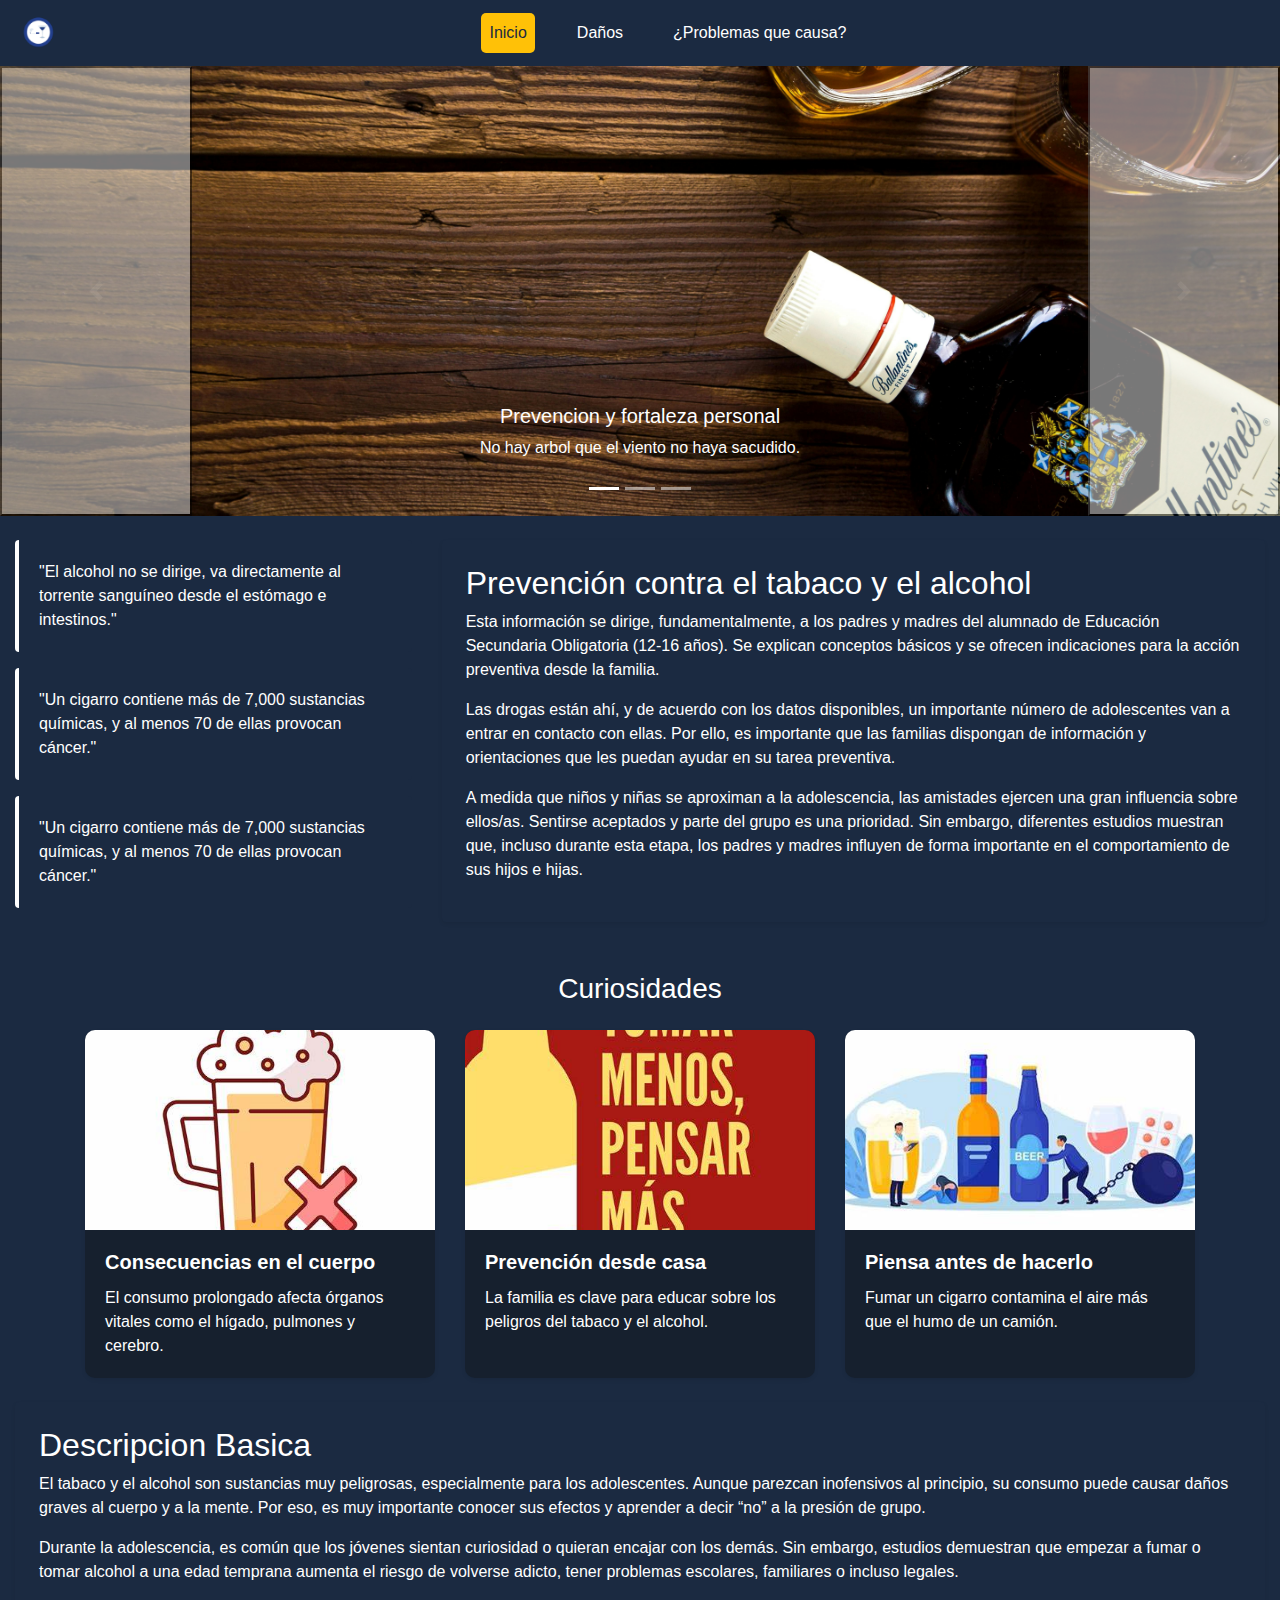
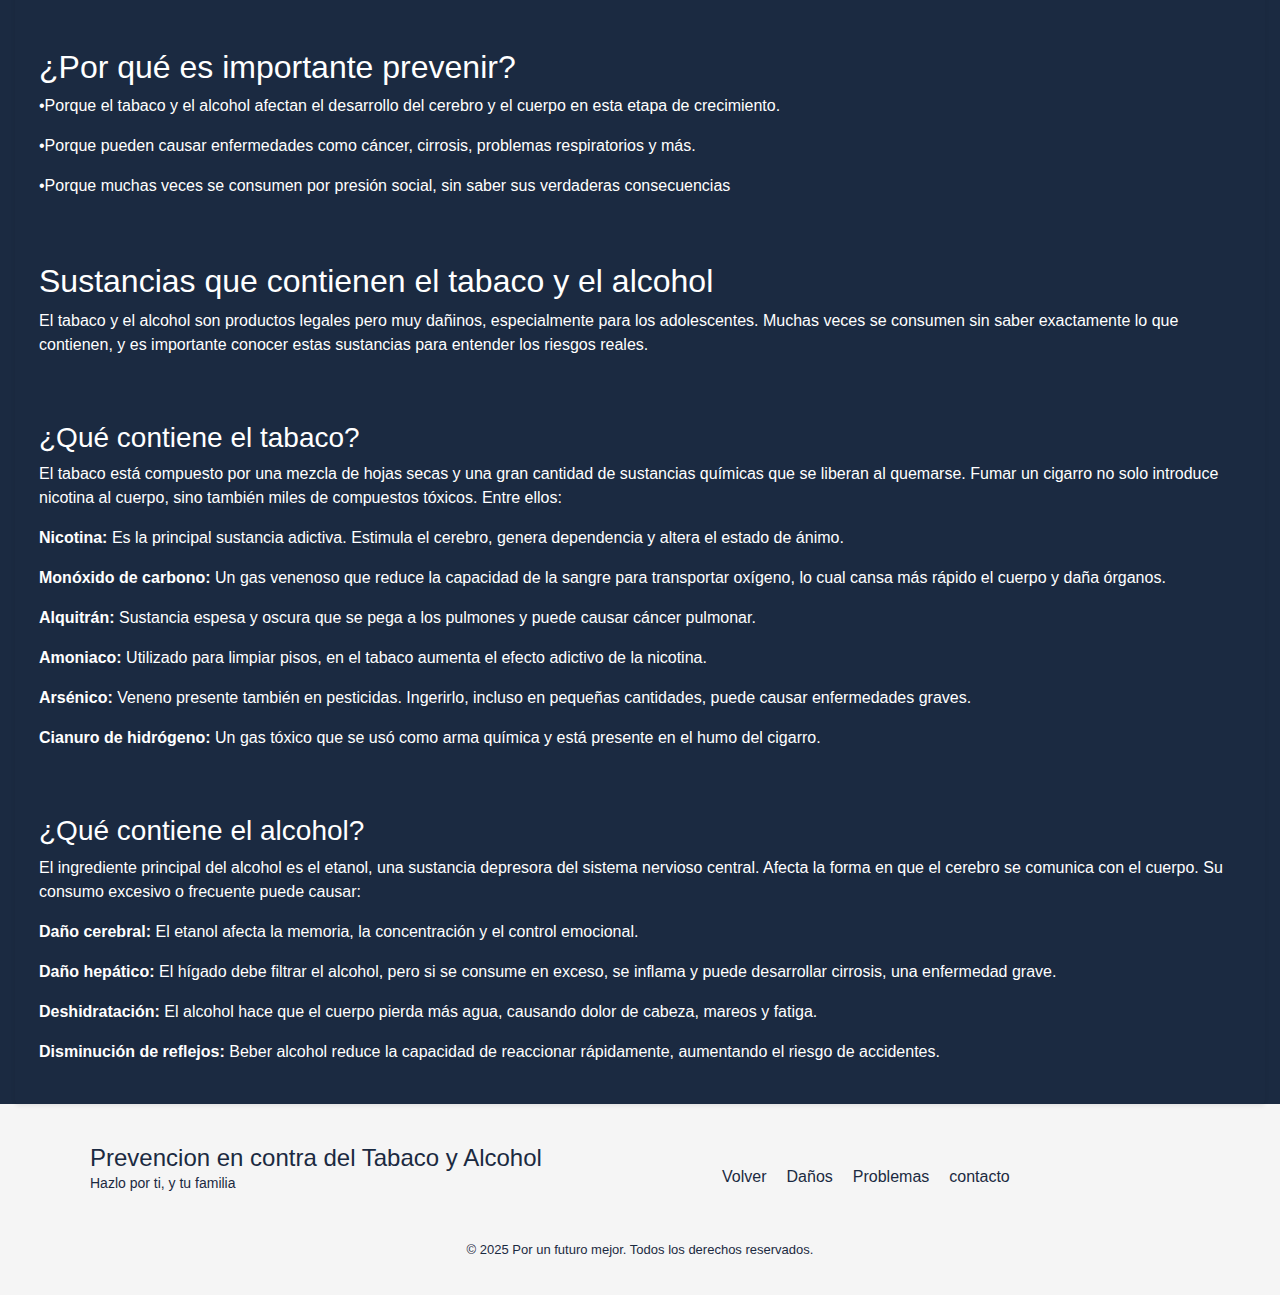
<file: Index.html>
<!DOCTYPE html>
<html lang="es">
<head>
  <meta charset="UTF-8" />
  <meta name="viewport" content="width=device-width, initial-scale=1.0" />
  <title>Tabaco y Alcohol</title>

  <link rel="shortcut icon" href="img/fsv.ico" type="image/x-icon" />
  <link rel="stylesheet" href="https://cdn.jsdelivr.net/npm/bootstrap@4.6.2/dist/css/bootstrap.min.css" />
  <link rel="stylesheet" href="estiloindex.css" />
</head>
<body>

  
  <nav class="navbar navbar-expand-lg navbar-dark custom-navbar">
    <a class="navbar-brand" href="#">
      <img src="img/fsv.ico" alt="Logo" height="40">
    </a>
    <button class="navbar-toggler" type="button" data-toggle="collapse" data-target="#navbarNav">
      <span class="navbar-toggler-icon"></span>
    </button>
    <div class="collapse navbar-collapse justify-content-center" id="navbarNav">
      <ul class="navbar-nav">
        <li class="nav-item active"><a class="nav-link" href="Index.html">Inicio</a></li>
        <li class="nav-item"><a class="nav-link" href="Daños.html">Daños</a></li>
        
        <li class="nav-item"><a class="nav-link" href="Problemas.html">¿Problemas que causa?</a></li>
     
      </ul>
    </div>
  </nav>

  
  <header>
  <div id="carouselExampleCaptions" class="carousel slide" data-ride="carousel">
  <ol class="carousel-indicators">
    <li data-target="#carouselExampleCaptions" data-slide-to="0" class="active"></li>
    <li data-target="#carouselExampleCaptions" data-slide-to="1"></li>
    <li data-target="#carouselExampleCaptions" data-slide-to="2"></li>
  </ol>
  <div class="carousel-inner">
    <div class="carousel-item active">
      <img src="img/pexels-pixabay-301692.jpg" class="d-block w-100" alt="...">
      <div class="carousel-caption d-none d-md-block">
        <h5>Prevencion y fortaleza personal</h5>
        <p>No hay arbol que el viento no haya sacudido.</p>
      </div>
    </div>
    <div class="carousel-item">
      <img src="img/img2.jpeg" class="d-block w-100" alt="...">
      <div class="carousel-caption d-none d-md-block">
        <h5>Elegir el camino saludable</h5>
        <p>Un paso en la dirección correcta puede ser el inicio de una gran transformación.</p>
      </div>
    </div>
    <div class="carousel-item">
      <img src="img/img1.jpeg" class="d-block w-100" alt="...">
      <div class="carousel-caption d-none d-md-block">
        <h5>Tu fuerza vale más que un vicio</h5>
        <p>Decidir decir no también es una forma de decir sí: sí a tu vida, sí a tu futuro.</p>
      </div>
    </div>
  </div>
  <button class="carousel-control-prev" type="button" data-target="#carouselExampleCaptions" data-slide="prev">
    <span class="carousel-control-prev-icon" aria-hidden="true"></span>
    <span class="sr-only">Previous</span>
  </button>
  <button class="carousel-control-next" type="button" data-target="#carouselExampleCaptions" data-slide="next">
    <span class="carousel-control-next-icon" aria-hidden="true"></span>
    <span class="sr-only">Next</span>
  </button>
</div>
  </header>

  
  <main class="container-fluid mt-4">
    <div class="row">
      
      <aside class="col-md-4">
        <div class="card mb-3">
          <div class="card-body">
            "El alcohol no se dirige, va directamente al torrente sanguíneo desde el estómago e intestinos."
          </div>
        </div>
        <div class="card">
          <div class="card-body">
            "Un cigarro contiene más de 7,000 sustancias químicas, y al menos 70 de ellas provocan cáncer."
          </div>
        </div>
        <div class="card">
          <div class="card-body">
            "Un cigarro contiene más de 7,000 sustancias químicas, y al menos 70 de ellas provocan cáncer."
          </div>
        </div>
      </aside>

      
      <section class="col-md-8">
        <div class="content-box p-4 bg-white rounded shadow-sm">
          <h2>Prevención contra el tabaco y el alcohol</h2>
          <p>
            Esta información se dirige, fundamentalmente, a los padres y madres del alumnado de Educación Secundaria Obligatoria (12-16 años). Se explican conceptos básicos y se ofrecen indicaciones para la acción preventiva desde la familia.
          </p>
          <p>
            Las drogas están ahí, y de acuerdo con los datos disponibles, un importante número de adolescentes van a entrar en contacto con ellas. Por ello, es importante que las familias dispongan de información y orientaciones que les puedan ayudar en su tarea preventiva.
          </p>
          <p>
            A medida que niños y niñas se aproximan a la adolescencia, las amistades ejercen una gran influencia sobre ellos/as. Sentirse aceptados y parte del grupo es una prioridad. Sin embargo, diferentes estudios muestran que, incluso durante esta etapa, los padres y madres influyen de forma importante en el comportamiento de sus hijos e hijas.
          </p>
        </div>
      </section>
    </div>

    
    <section class="container mt-5">
      <h3 class="mb-4 text-center">Curiosidades</h3>
      <div class="row">
        <div class="col-md-4 mb-4">
          <div class="card h-100 shadow-sm">

            <img src="img/alcohol5.jpg" class="card-img-top" alt="Tema 1">
            <div class="card-body">
              <h5 class="card-title">Consecuencias en el cuerpo</h5>
              <p class="card-text">El consumo prolongado afecta órganos vitales como el hígado, pulmones y cerebro.</p>
            </div>
          </div>
        </div>
        <div class="col-md-4 mb-4">
          <div class="card h-100 shadow-sm">

            <img src="img/alcohol3.jpg" class="card-img-top" alt="Tema 2">
            <div class="card-body">
              <h5 class="card-title">Prevención desde casa</h5>
              <p class="card-text">La familia es clave para educar sobre los peligros del tabaco y el alcohol.</p>
            </div>
          </div>
        </div>
        <div class="col-md-4 mb-4">
          <div class="card h-100 shadow-sm">
            
            <img src="img/alcohol6.jpg" class="card-img-top" alt="Tema 3">
            <div class="card-body">
              <h5 class="card-title">Piensa antes de hacerlo</h5>
              <p class="card-text">Fumar un cigarro contamina el aire más que el humo de un camión.</p>
            </div>
          </div>
        </div>
      </div>
    </section>
  </main>

   <section class="col-md-12">
        <div class="content-box p-4 bg-white rounded shadow-sm">
          <h2>Descripcion Basica</h2>
          <p>
            El tabaco y el alcohol son sustancias muy peligrosas, especialmente para los adolescentes. Aunque parezcan inofensivos al principio, su consumo puede causar daños graves al cuerpo y a la mente. Por eso, es muy importante conocer sus efectos y aprender a decir “no” a la presión de grupo.
          </p>
          <p>
            Durante la adolescencia, es común que los jóvenes sientan curiosidad o quieran encajar con los demás. Sin embargo, estudios demuestran que empezar a fumar o tomar alcohol a una edad temprana aumenta el riesgo de volverse adicto, tener problemas escolares, familiares o incluso legales.
          </p>
<br></br>
          <h2>¿Por qué es importante prevenir?</h2>
          <p>
           •Porque el tabaco y el alcohol afectan el desarrollo del cerebro y el cuerpo en esta etapa de crecimiento.
          </p>
          <p>
            •Porque pueden causar enfermedades como cáncer, cirrosis, problemas respiratorios y más.
          </p>
          <p>
           •Porque muchas veces se consumen por presión social, sin saber sus verdaderas consecuencias
          </p>
          <br></br>
          <h2>Sustancias que contienen el tabaco y el alcohol</h2>
          <p>
           El tabaco y el alcohol son productos legales pero muy dañinos, especialmente para los adolescentes. Muchas veces se consumen sin saber exactamente lo que contienen, y es importante conocer estas sustancias para entender los riesgos reales.
          </p>

          <br></br>

          <h3>¿Qué contiene el tabaco?</h3>
          <p>El tabaco está compuesto por una mezcla de hojas secas y una gran cantidad de sustancias químicas que se liberan al quemarse. Fumar un cigarro no solo introduce nicotina al cuerpo, sino también miles de compuestos tóxicos. Entre ellos:</p>
          <p><b>Nicotina:</b> Es la principal sustancia adictiva. Estimula el cerebro, genera dependencia y altera el estado de ánimo.</p>
          <p><b>Monóxido de carbono:</b> Un gas venenoso que reduce la capacidad de la sangre para transportar oxígeno, lo cual cansa más rápido el cuerpo y daña órganos.</p>
          <p><b>Alquitrán:</b> Sustancia espesa y oscura que se pega a los pulmones y puede causar cáncer pulmonar.</p>
          <p><b>Amoniaco:</b> Utilizado para limpiar pisos, en el tabaco aumenta el efecto adictivo de la nicotina.</p>
          <p><b>Arsénico:</b> Veneno presente también en pesticidas. Ingerirlo, incluso en pequeñas cantidades, puede causar enfermedades graves.</p>
          <p><b>Cianuro de hidrógeno:</b> Un gas tóxico que se usó como arma química y está presente en el humo del cigarro.</p>

<br></br>

           <h3>¿Qué contiene el alcohol?</h3>
          <p>El ingrediente principal del alcohol es el etanol, una sustancia depresora del sistema nervioso central. Afecta la forma en que el cerebro se comunica con el cuerpo. Su consumo excesivo o frecuente puede causar:</p>
          <p><b>Daño cerebral:</b> El etanol afecta la memoria, la concentración y el control emocional.</p>
          <p><b>Daño hepático:</b> El hígado debe filtrar el alcohol, pero si se consume en exceso, se inflama y puede desarrollar cirrosis, una enfermedad grave.</p>
          <p><b>Deshidratación:</b> El alcohol hace que el cuerpo pierda más agua, causando dolor de cabeza, mareos y fatiga.</p>
          <p><b>Disminución de reflejos:</b> Beber alcohol reduce la capacidad de reaccionar rápidamente, aumentando el riesgo de accidentes.</p>
          
        </div>
      </section>
    </div>

  
  <footer class="footer">
  <div class="footer-container">
    <div class="footer-logo">
      <h2>Prevencion en contra del Tabaco y Alcohol</h2>
      <p>Hazlo por ti, y tu familia</p>
    </div>

    <div class="footer-links">
      <a href="Index.html">Volver</a>
      <a href="Daños.html">Daños</a>
      <a href="Problemas.html">Problemas</a>
      <a href="https://chat.whatsapp.com/HKcE5eZe5bZ705cw7uxSDb">contacto</a>
    </div>

    <div class="footer-social">
      <a href="#"><i class="fab fa-facebook-f"></i></a>
      <a href="#"><i class="fab fa-instagram"></i></a>
      <a href="#"><i class="fab fa-tiktok"></i></a>
    </div>
  </div>
  <div class="footer-bottom">
    <p>&copy; 2025 Por un futuro mejor. Todos los derechos reservados.</p>
  </div>
</footer>

   <script src="https://code.jquery.com/jquery-3.5.1.slim.min.js"></script>
  <script src="https://cdn.jsdelivr.net/npm/bootstrap@4.6.2/dist/js/bootstrap.bundle.min.js"></script>
  
 </body>
</html>
</file>
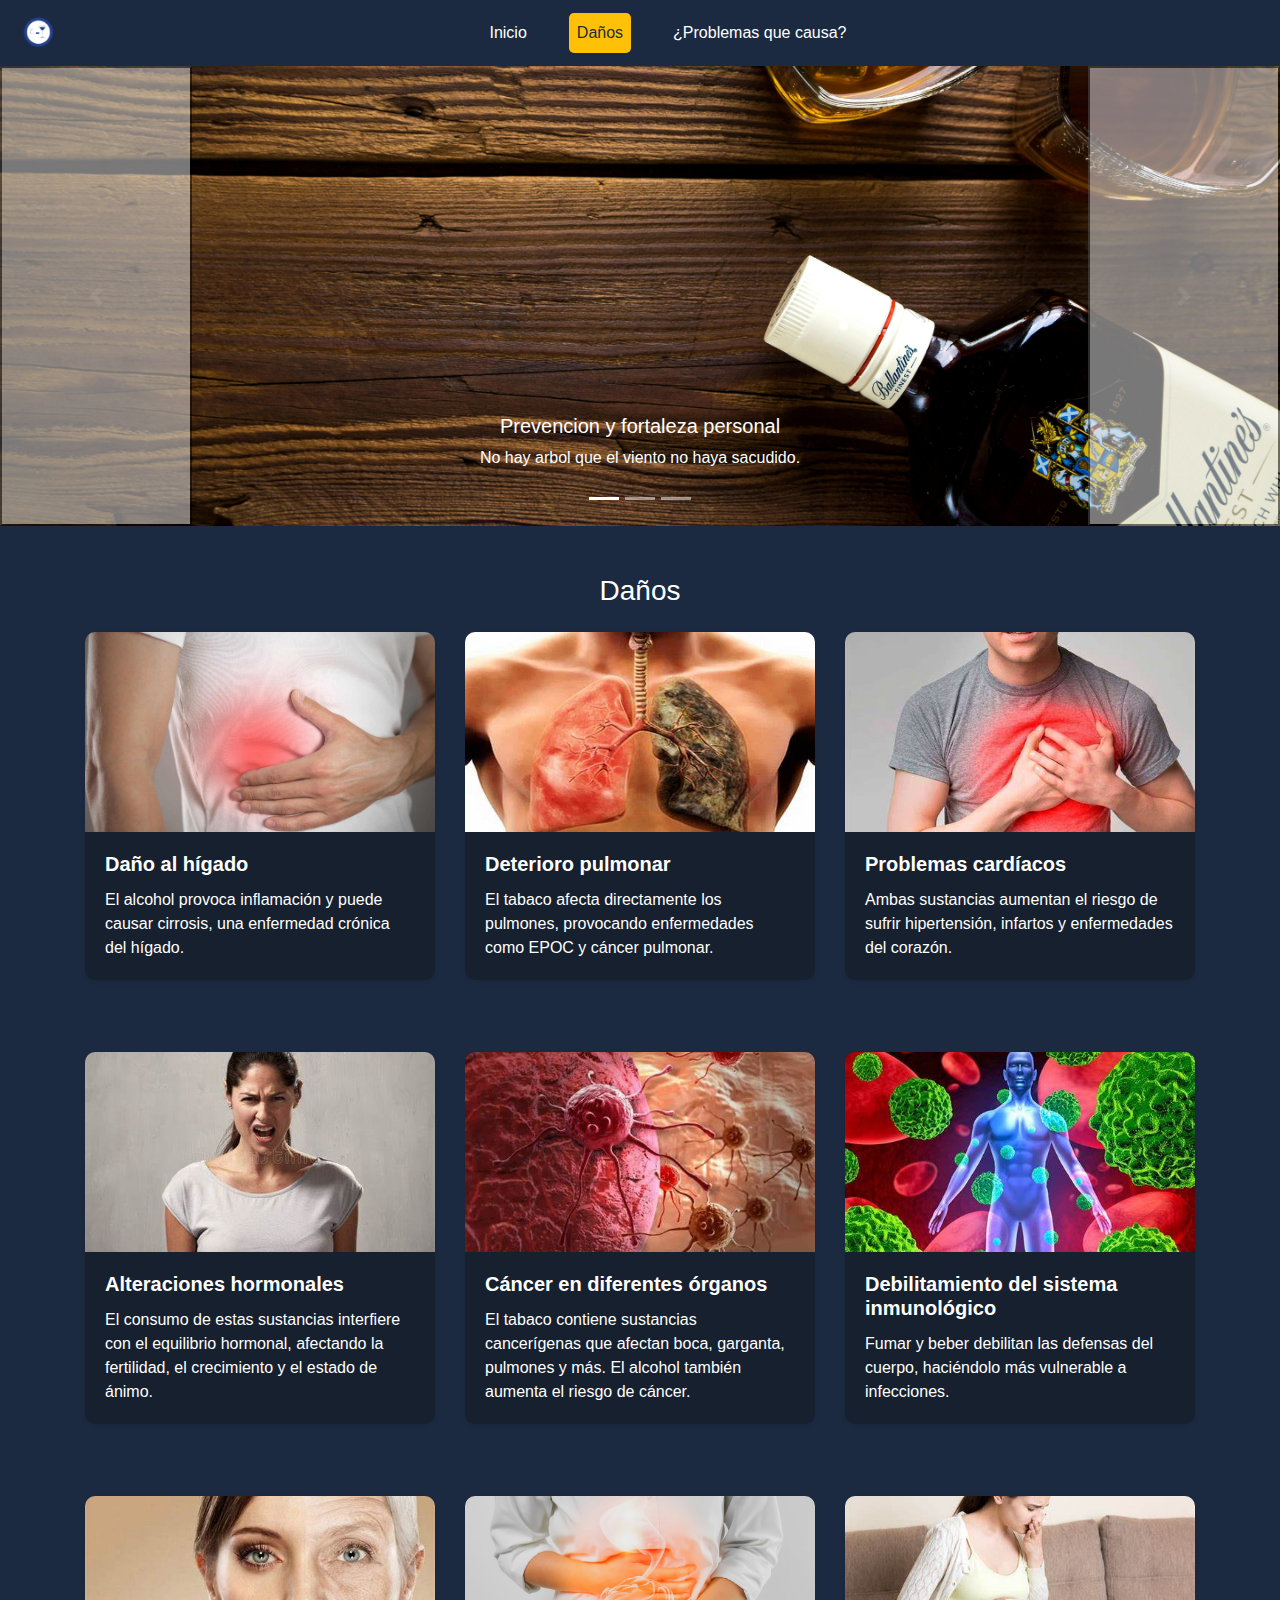
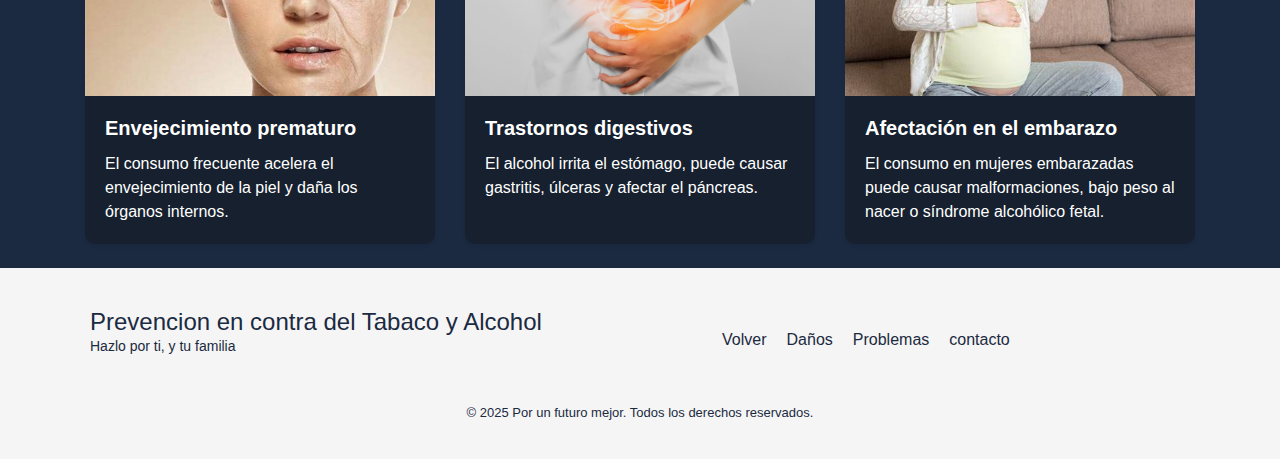
<file: Daños.html>
<!DOCTYPE html>
<html lang="es">
<head>
  <meta charset="UTF-8" />
  <meta name="viewport" content="width=device-width, initial-scale=1.0" />
  <title>Tabaco y Alcohol</title>

  <link rel="shortcut icon" href="img/fsv.ico" type="image/x-icon" />
  <link rel="stylesheet" href="https://cdn.jsdelivr.net/npm/bootstrap@4.6.2/dist/css/bootstrap.min.css" />
  <link rel="stylesheet" href="estilodanos.css" />
</head>
<body>

  
  <nav class="navbar navbar-expand-lg navbar-dark custom-navbar">
    <a class="navbar-brand" href="#">
      <img src="img/fsv.ico" alt="Logo" height="40">
    </a>
    <button class="navbar-toggler" type="button" data-toggle="collapse" data-target="#navbarNav">
      <span class="navbar-toggler-icon"></span>
    </button>
    <div class="collapse navbar-collapse justify-content-center" id="navbarNav">
      <ul class="navbar-nav">
        <li class="nav-item"><a class="nav-link" href="Index.html">Inicio</a></li>
         
        <li class="nav-item active"><a class="nav-link" href="Daños.html">Daños</a></li>
        
        <li class="nav-item"><a class="nav-link" href="Problemas.html">¿Problemas que causa?</a></li>
       
      </ul>
    </div>
  </nav>

  
 <header>
  <div id="carouselExampleCaptions" class="carousel slide" data-ride="carousel">
  <ol class="carousel-indicators">
    <li data-target="#carouselExampleCaptions" data-slide-to="0" class="active"></li>
    <li data-target="#carouselExampleCaptions" data-slide-to="1"></li>
    <li data-target="#carouselExampleCaptions" data-slide-to="2"></li>
  </ol>
  <div class="carousel-inner">
    <div class="carousel-item active">
      <img src="img/pexels-pixabay-301692.jpg" class="d-block w-100" alt="...">
      <div class="carousel-caption d-none d-md-block">
        <h5>Prevencion y fortaleza personal</h5>
        <p>No hay arbol que el viento no haya sacudido.</p>
      </div>
    </div>
    <div class="carousel-item">
      <img src="img/img2.jpeg" class="d-block w-100" alt="...">
      <div class="carousel-caption d-none d-md-block">
        <h5>Elegir el camino saludable</h5>
        <p>Un paso en la dirección correcta puede ser el inicio de una gran transformación.</p>
      </div>
    </div>
    <div class="carousel-item">
      <img src="img/img1.jpeg" class="d-block w-100" alt="...">
      <div class="carousel-caption d-none d-md-block">
        <h5>Tu fuerza vale más que un vicio</h5>
        <p>Decidir decir no también es una forma de decir sí: sí a tu vida, sí a tu futuro.</p>
      </div>
    </div>
  </div>
  <button class="carousel-control-prev" type="button" data-target="#carouselExampleCaptions" data-slide="prev">
    <span class="carousel-control-prev-icon" aria-hidden="true"></span>
    <span class="sr-only">Previous</span>
  </button>
  <button class="carousel-control-next" type="button" data-target="#carouselExampleCaptions" data-slide="next">
    <span class="carousel-control-next-icon" aria-hidden="true"></span>
    <span class="sr-only">Next</span>
  </button>
</div>
  </header>


  <section class="container mt-5">
      <h3 class="mb-4 text-center">Daños</h3>
      <div class="row">
        <div class="col-md-4 mb-4">
          <div class="card h-100 shadow-sm">

            <img src="img2/img1.jpg" class="card-img-top" alt="Tema 1">
            <div class="card-body">
              <h5 class="card-title">Daño al hígado</h5>
              <p class="card-text">El alcohol provoca inflamación y puede causar cirrosis, una enfermedad crónica del hígado.</p>
            </div>
          </div>
        </div>
        <div class="col-md-4 mb-4">
          <div class="card h-100 shadow-sm">

            <img src="img2/img2.jpg" class="card-img-top" alt="Tema 2">
            <div class="card-body">
              <h5 class="card-title">Deterioro pulmonar</h5>
              <p class="card-text">El tabaco afecta directamente los pulmones, provocando enfermedades como EPOC y cáncer pulmonar.</p>
            </div>
          </div>
        </div>
        <div class="col-md-4 mb-4">
          <div class="card h-100 shadow-sm">
            
            <img src="img2/img3.jpg" class="card-img-top" alt="Tema 3">
            <div class="card-body">
              <h5 class="card-title">Problemas cardíacos</h5>
              <p class="card-text">Ambas sustancias aumentan el riesgo de sufrir hipertensión, infartos y enfermedades del corazón.</p>
            </div>
          </div>
        </div>
      </div>
    </section>


<section class="container mt-5">
     
      <div class="row">
        <div class="col-md-4 mb-4">
          <div class="card h-100 shadow-sm">

            <img src="img2/img4.jpg" class="card-img-top" alt="Tema 1">
            <div class="card-body">
              <h5 class="card-title">Alteraciones hormonales</h5>
              <p class="card-text">El consumo de estas sustancias interfiere con el equilibrio hormonal, afectando la fertilidad, el crecimiento y el estado de ánimo.</p>
            </div>
          </div>
        </div>
        <div class="col-md-4 mb-4">
          <div class="card h-100 shadow-sm">

            <img src="img2/img5.jpg" class="card-img-top" alt="Tema 2">
            <div class="card-body">
              <h5 class="card-title">Cáncer en diferentes órganos</h5>
              <p class="card-text">El tabaco contiene sustancias cancerígenas que afectan boca, garganta, pulmones y más. El alcohol también aumenta el riesgo de cáncer.</p>
            </div>
          </div>
        </div>
        <div class="col-md-4 mb-4">
          <div class="card h-100 shadow-sm">
            
            <img src="img2/img6.jpg" class="card-img-top" alt="Tema 3">
            <div class="card-body">
              <h5 class="card-title">Debilitamiento del sistema inmunológico</h5>
              <p class="card-text">Fumar y beber debilitan las defensas del cuerpo, haciéndolo más vulnerable a infecciones.</p>
            </div>
          </div>
        </div>
      </div>
    </section>

    <section class="container mt-5">
     
      <div class="row">
        <div class="col-md-4 mb-4">
          <div class="card h-100 shadow-sm">

            <img src="img2/img7.jpg" class="card-img-top" alt="Tema 1">
            <div class="card-body">
              <h5 class="card-title">Envejecimiento prematuro</h5>
              <p class="card-text">El consumo frecuente acelera el envejecimiento de la piel y daña los órganos internos.
</p>
            </div>
          </div>
        </div>
        <div class="col-md-4 mb-4">
          <div class="card h-100 shadow-sm">

            <img src="img2/img8.jpg" class="card-img-top" alt="Tema 2">
            <div class="card-body">
              <h5 class="card-title">Trastornos digestivos</h5>
              <p class="card-text">El alcohol irrita el estómago, puede causar gastritis, úlceras y afectar el páncreas.</p>
            </div>
          </div>
        </div>
        <div class="col-md-4 mb-4">
          <div class="card h-100 shadow-sm">
            
            <img src="img2/img9.jpg" class="card-img-top" alt="Tema 3">
            <div class="card-body">
              <h5 class="card-title">Afectación en el embarazo</h5>
              <p class="card-text">El consumo en mujeres embarazadas puede causar malformaciones, bajo peso al nacer o síndrome alcohólico fetal.</p>
            </div>
          </div>
        </div>
      </div>
    </section>



<footer class="footer">
  <div class="footer-container">
    <div class="footer-logo">
      <h2>Prevencion en contra del Tabaco y Alcohol</h2>
      <p>Hazlo por ti, y tu familia</p>
    </div>

    <div class="footer-links">
      <a href="Index.html">Volver</a>
      <a href="Daños.html">Daños</a>
      <a href="Problemas.html">Problemas</a>
      <a href="https://chat.whatsapp.com/HKcE5eZe5bZ705cw7uxSDb">contacto</a>
    </div>

    <div class="footer-social">
      <a href="#"><i class="fab fa-facebook-f"></i></a>
      <a href="#"><i class="fab fa-instagram"></i></a>
      <a href="#"><i class="fab fa-tiktok"></i></a>
    </div>
  </div>
  <div class="footer-bottom">
    <p>&copy; 2025 Por un futuro mejor. Todos los derechos reservados.</p>
  </div>
</footer>

    <script src="https://code.jquery.com/jquery-3.5.1.slim.min.js"></script>
  <script src="https://cdn.jsdelivr.net/npm/bootstrap@4.6.2/dist/js/bootstrap.bundle.min.js"></script>

 </body>
</html>
</file>
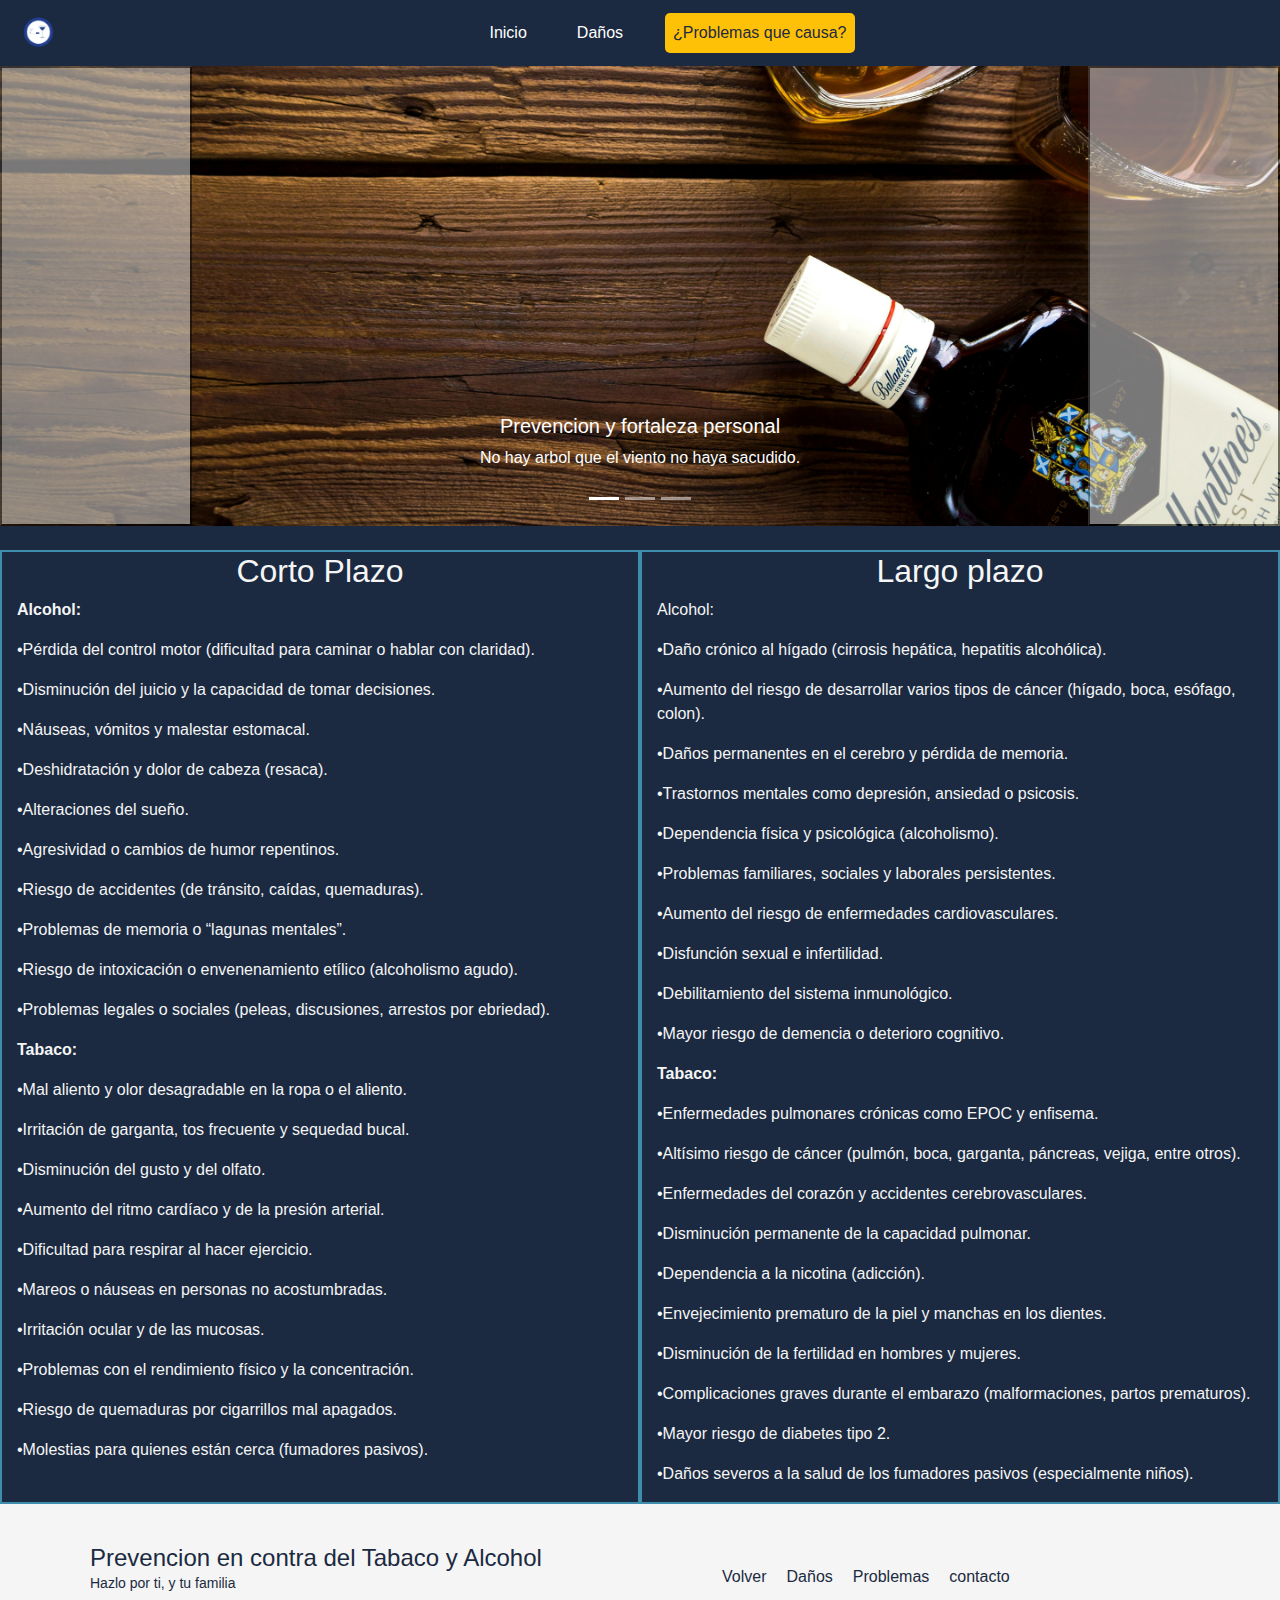
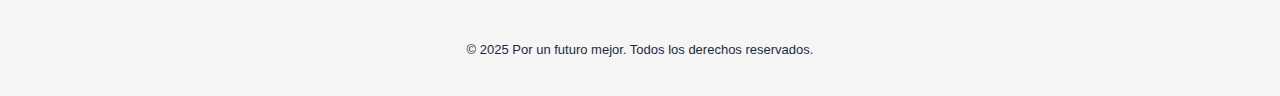
<file: Problemas.html>
<!DOCTYPE html>
<html lang="es">
<head>
  <meta charset="UTF-8" />
  <meta name="viewport" content="width=device-width, initial-scale=1.0" />
  <title>Tabaco y Alcohol</title>

  <link rel="shortcut icon" href="img/fsv.ico" type="image/x-icon" />
  <link rel="stylesheet" href="https://cdn.jsdelivr.net/npm/bootstrap@4.6.2/dist/css/bootstrap.min.css" />
  <link rel="stylesheet" href="estiloadiccion.css" />
</head>
<body>

  
  <nav class="navbar navbar-expand-lg navbar-dark custom-navbar">
    <a class="navbar-brand" href="#">
      <img src="img/fsv.ico" alt="Logo" height="40">
    </a>
    <button class="navbar-toggler" type="button" data-toggle="collapse" data-target="#navbarNav">
      <span class="navbar-toggler-icon"></span>
    </button>
    <div class="collapse navbar-collapse justify-content-center" id="navbarNav">
      <ul class="navbar-nav">
        <li class="nav-item"><a class="nav-link" href="Index.html">Inicio</a></li>
        
        <li class="nav-item"><a class="nav-link" href="Daños.html">Daños</a></li>
        
        <li class="nav-item active"><a class="nav-link" href="Problemas.html">¿Problemas que causa?</a></li>
        
      </ul>
    </div>
  </nav>

  
 <header>
  <div id="carouselExampleCaptions" class="carousel slide" data-ride="carousel">
  <ol class="carousel-indicators">
    <li data-target="#carouselExampleCaptions" data-slide-to="0" class="active"></li>
    <li data-target="#carouselExampleCaptions" data-slide-to="1"></li>
    <li data-target="#carouselExampleCaptions" data-slide-to="2"></li>
  </ol>
  <div class="carousel-inner">
    <div class="carousel-item active">
      <img src="img/pexels-pixabay-301692.jpg" class="d-block w-100" alt="...">
      <div class="carousel-caption d-none d-md-block">
        <h5>Prevencion y fortaleza personal</h5>
        <p>No hay arbol que el viento no haya sacudido.</p>
      </div>
    </div>
    <div class="carousel-item">
      <img src="img/img2.jpeg" class="d-block w-100" alt="...">
      <div class="carousel-caption d-none d-md-block">
        <h5>Elegir el camino saludable</h5>
        <p>Un paso en la dirección correcta puede ser el inicio de una gran transformación.</p>
      </div>
    </div>
    <div class="carousel-item">
      <img src="img/img1.jpeg" class="d-block w-100" alt="...">
      <div class="carousel-caption d-none d-md-block">
        <h5>Tu fuerza vale más que un vicio</h5>
        <p>Decidir decir no también es una forma de decir sí: sí a tu vida, sí a tu futuro.</p>
      </div>
    </div>
  </div>
  <button class="carousel-control-prev" type="button" data-target="#carouselExampleCaptions" data-slide="prev">
    <span class="carousel-control-prev-icon" aria-hidden="true"></span>
    <span class="sr-only">Previous</span>
  </button>
  <button class="carousel-control-next" type="button" data-target="#carouselExampleCaptions" data-slide="next">
    <span class="carousel-control-next-icon" aria-hidden="true"></span>
    <span class="sr-only">Next</span>
  </button>
</div>
  </header>




<main class="container-fluid mt-4">
    <div class="row">
  
  
  <div class="bloque1 col-6">
    <center><h2>Corto Plazo</h2></center>
    <strong><p>Alcohol:</p></strong>

<p>•Pérdida del control motor (dificultad para caminar o hablar con claridad).</p>

<p>•Disminución del juicio y la capacidad de tomar decisiones.</p>

<p>•Náuseas, vómitos y malestar estomacal.</p>

<p>•Deshidratación y dolor de cabeza (resaca).</p>

<p>•Alteraciones del sueño.</p>

<p>•Agresividad o cambios de humor repentinos.</p>

<p>•Riesgo de accidentes (de tránsito, caídas, quemaduras).</p>

<p>•Problemas de memoria o “lagunas mentales”.</p>

<p>•Riesgo de intoxicación o envenenamiento etílico (alcoholismo agudo).</p>

<p>•Problemas legales o sociales (peleas, discusiones, arrestos por ebriedad).</p>


<strong><p>Tabaco:</p></strong>

<p>•Mal aliento y olor desagradable en la ropa o el aliento.</p>

<p>•Irritación de garganta, tos frecuente y sequedad bucal.</p>

<p>•Disminución del gusto y del olfato.</p>

<p>•Aumento del ritmo cardíaco y de la presión arterial.</p>

<p>•Dificultad para respirar al hacer ejercicio.</p>

<p>•Mareos o náuseas en personas no acostumbradas.</p>

<p>•Irritación ocular y de las mucosas.</p>

<p>•Problemas con el rendimiento físico y la concentración.</p>

<p>•Riesgo de quemaduras por cigarrillos mal apagados.</p>

<p>•Molestias para quienes están cerca (fumadores pasivos).</p>
    
</div>

  

  <div class="bloque2 col-6">
    <center><h2>Largo plazo</h2></center>
   <strong></strong><p>Alcohol:</p></strong>

<p>•Daño crónico al hígado (cirrosis hepática, hepatitis alcohólica).</p>

<p>•Aumento del riesgo de desarrollar varios tipos de cáncer (hígado, boca, esófago, colon).</p>

<p>•Daños permanentes en el cerebro y pérdida de memoria.</p>

<p>•Trastornos mentales como depresión, ansiedad o psicosis.</p>

<p>•Dependencia física y psicológica (alcoholismo).</p>

<p>•Problemas familiares, sociales y laborales persistentes.</p>

<p>•Aumento del riesgo de enfermedades cardiovasculares.</p>

<p>•Disfunción sexual e infertilidad.</p>

<p>•Debilitamiento del sistema inmunológico.</p>

<p>•Mayor riesgo de demencia o deterioro cognitivo.</p>


<strong><p>Tabaco:</p></strong>

<p>•Enfermedades pulmonares crónicas como EPOC y enfisema.</p>

<p>•Altísimo riesgo de cáncer (pulmón, boca, garganta, páncreas, vejiga, entre otros).</p>

<p>•Enfermedades del corazón y accidentes cerebrovasculares.</p>

<p>•Disminución permanente de la capacidad pulmonar.</p>

<p>•Dependencia a la nicotina (adicción).</p>

<p>•Envejecimiento prematuro de la piel y manchas en los dientes.</p>

<p>•Disminución de la fertilidad en hombres y mujeres.</p>

<p>•Complicaciones graves durante el embarazo (malformaciones, partos prematuros).</p>

<p>•Mayor riesgo de diabetes tipo 2.</p>

<p>•Daños severos a la salud de los fumadores pasivos (especialmente niños).</p>
    
  </div>
  </div>
  </main>




<footer class="footer">
  <div class="footer-container">
    <div class="footer-logo">
      <h2>Prevencion en contra del Tabaco y Alcohol</h2>
      <p>Hazlo por ti, y tu familia</p>
    </div>

    <div class="footer-links">
      <a href="Index.html">Volver</a>
      <a href="Daños.html">Daños</a>
      <a href="Problemas.html">Problemas</a>
      <a href="https://chat.whatsapp.com/HKcE5eZe5bZ705cw7uxSDb">contacto</a>
    </div>
    
    <div class="footer-social">
      <a href="#"><i class="fab fa-facebook-f"></i></a>
      <a href="#"><i class="fab fa-instagram"></i></a>
      <a href="#"><i class="fab fa-tiktok"></i></a>
    </div>
  </div>
  <div class="footer-bottom">
    <p>&copy; 2025 Por un futuro mejor. Todos los derechos reservados.</p>
  </div>
</footer>

    <script src="https://code.jquery.com/jquery-3.5.1.slim.min.js"></script>
  <script src="https://cdn.jsdelivr.net/npm/bootstrap@4.6.2/dist/js/bootstrap.bundle.min.js"></script>
  
 </body>
</html>
</file>
<file: estiloindex.css>
body {
  font-family: 'Segoe UI', Tahoma, Geneva, Verdana, sans-serif;
  color: #1b2a41;
  margin: 0;
  padding: 0;
  background-color: #1b2a41;
}


.custom-navbar .nav-link {
  color: #ffffff !important;
  padding: 8px 15px;
  margin: 0 17px;
  border-radius: 5px;
  transition: background-color 0.3s ease, color 0.3s ease;
  font-family: 'Franklin Gothic Medium', 'Arial Narrow', Arial, sans-serif;
}

.custom-navbar .nav-link:hover {
  background-color: #ffc107;
  color: #000000 !important;
}

.custom-navbar .nav-item.active .nav-link {
  background-color: #ffc107;
  color: #1b2a41 !important;
}


.carousel-item img {
  max-height: 450px;
  object-fit: cover;
}


aside .card {
    color: #ffffff;
  background-color: #1b2a41;
  border: none;
  border-left: 4px solid #ffffff;
  margin-bottom: 1rem;

}


.content-box {
    background: #1b2a41 !important;
  background-color: #000000; 
  border-radius: 10px;
  box-shadow: 0 3px 8px rgba(255, 255, 255, 0.1);
  color: #ffffff; 
}



.card.h-100 {
  border: none;
  border-radius: 10px;
  overflow: hidden;
  transition: transform 0.2s ease, box-shadow 0.3s ease;
  background-color: #16202e;
  color: #ffffff;
}

.card.h-100:hover {
  transform: translateY(-5px);
  box-shadow: 0 6px 15px rgba(0, 0, 0, 0.15);
}

.card-img-top {
  height: 200px;
  object-fit: cover;
}

.card-title {
  color: #ffffff; 
  font-weight: bold;
}


h2, h3 {
  color: #ffffff; 
}


.footer {
  background-color: #f5f5f5;
  color: #333;
  padding: 40px 20px 20px;
  font-family: 'Segoe UI', sans-serif;
}

.footer-container {
  display: flex;
  flex-wrap: wrap;
  justify-content: space-between;
  align-items: center;
  max-width: 1100px;
  margin: auto;
}

.footer-logo h2 {
  margin: 0;
  font-size: 24px;
  color: #1b2a41;
}

.footer-logo p {
  font-size: 14px;
  color: #1b2a41;
}

.footer-links {
  display: flex;
  gap: 20px;
  flex-wrap: wrap;
}

.footer-links a {
  color: #1b2a41;
  text-decoration: none;
  font-weight: 500;
  transition: color 0.3s;
}

.footer-links a:hover {
  color: #44e3ff;
}




.footer-bottom {
  text-align: center;
  margin-top: 30px;
  font-size: 13px;
  color: #1b2a41;
}
</file>
<file: estilodanos.css>
body {
  font-family: 'Segoe UI', Tahoma, Geneva, Verdana, sans-serif;
  color: #1b2a41;
  margin: 0;
  padding: 0;
  background-color: #1b2a41;
}


.custom-navbar .nav-link {
  color: #ffffff !important;
  padding: 8px 15px;
  margin: 0 17px;
  border-radius: 5px;
  transition: background-color 0.3s ease, color 0.3s ease;
  font-family: 'Franklin Gothic Medium', 'Arial Narrow', Arial, sans-serif;
}

.custom-navbar .nav-link:hover {
  background-color: #ffc107;
  color: #000000 !important;
}

.custom-navbar .nav-item.active .nav-link {
  background-color: #ffc107;
  color: #1b2a41 !important;
}


.carousel-item img {
  max-height: 460px;
  object-fit: cover;
}


.card.h-100 {
  border: none;
  border-radius: 10px;
  overflow: hidden;
  transition: transform 0.2s ease, box-shadow 0.3s ease;
  background-color: #16202e;
  color: #ffffff;
}

.card.h-100:hover {
  transform: translateY(-5px);
  box-shadow: 0 6px 15px rgba(0, 0, 0, 0.15);
}

.card-img-top {
  height: 200px;
  object-fit: cover;
}

.card-title {
  color: #ffffff; 
  font-weight: bold;
}


h2, h3 {
  color: #ffffff; 
}


.footer {
  background-color: #f5f5f5;
  color: #333;
  padding: 40px 20px 20px;
  font-family: 'Segoe UI', sans-serif;
}

.footer-container {
  display: flex;
  flex-wrap: wrap;
  justify-content: space-between;
  align-items: center;
  max-width: 1100px;
  margin: auto;
}

.footer-logo h2 {
  margin: 0;
  font-size: 24px;
  color: #1b2a41;
}

.footer-logo p {
  font-size: 14px;
  color: #1b2a41;
}

.footer-links {
  display: flex;
  gap: 20px;
  flex-wrap: wrap;
}

.footer-links a {
  color: #1b2a41;
  text-decoration: none;
  font-weight: 500;
  transition: color 0.3s;
}

.footer-links a:hover {
  color: #44e3ff;
}


.footer-bottom {
  text-align: center;
  margin-top: 30px;
  font-size: 13px;
  color: #1b2a41;
}
</file>
<file: estiloadiccion.css>
body {
  font-family: 'Segoe UI', Tahoma, Geneva, Verdana, sans-serif;
  color: #1b2a41;
  margin: 0;
  padding: 0;
  background-color: #1b2a41;
}


.custom-navbar .nav-link {
  color: #ffffff !important;
  padding: 8px 15px;
  margin: 0 17px;
  border-radius: 5px;
  transition: background-color 0.3s ease, color 0.3s ease;
  font-family: 'Franklin Gothic Medium', 'Arial Narrow', Arial, sans-serif;
}

.custom-navbar .nav-link:hover {
  background-color: #ffc107;
  color: #000000 !important;
}

.custom-navbar .nav-item.active .nav-link {
  background-color: #ffc107;
  color: #1b2a41 !important;
}


.carousel-item img {
  max-height: 460px;
  object-fit: cover;
}


main * {
background-color: 1b2a41;
color: #f5f5f5;
    }


main * .bloque1 {
    border: 2px solid rgb(63, 141, 172);
    text-align: left;
    }

    main * .bloque2 {
    border: 2px solid rgb(63, 141, 172);
    text-align: left;
    }




.footer {
  background-color: #f5f5f5;
  color: #333;
  padding: 40px 20px 20px;
  font-family: 'Segoe UI', sans-serif;
}

.footer-container {
  display: flex;
  flex-wrap: wrap;
  justify-content: space-between;
  align-items: center;
  max-width: 1100px;
  margin: auto;
}

.footer-logo h2 {
  margin: 0;
  font-size: 24px;
  color: #1b2a41;
}

.footer-logo p {
  font-size: 14px;
  color: #1b2a41;
}

.footer-links {
  display: flex;
  gap: 20px;
  flex-wrap: wrap;
}

.footer-links a {
  color: #1b2a41;
  text-decoration: none;
  font-weight: 500;
  transition: color 0.3s;
}

.footer-links a:hover {
  color: #44e3ff;
}


.footer-bottom {
  text-align: center;
  margin-top: 30px;
  font-size: 13px;
  color: #1b2a41;
}
</file>
